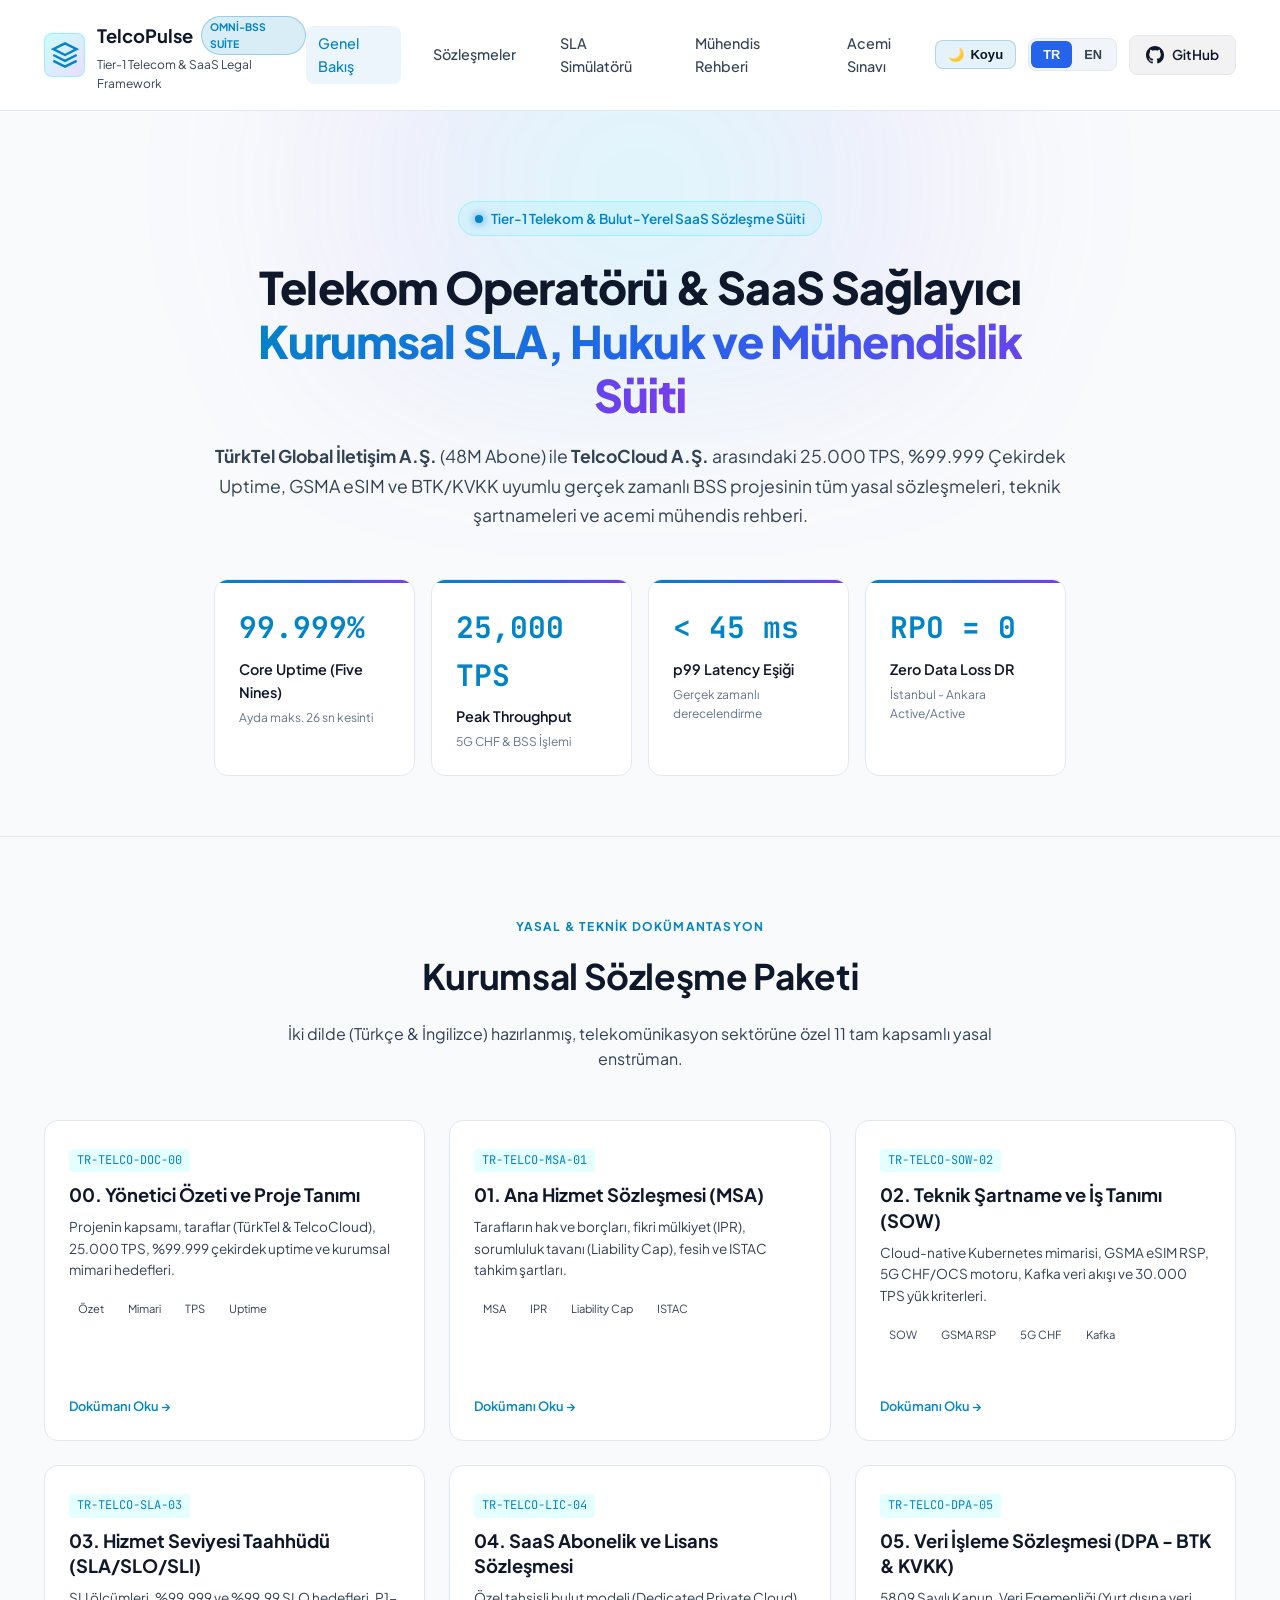
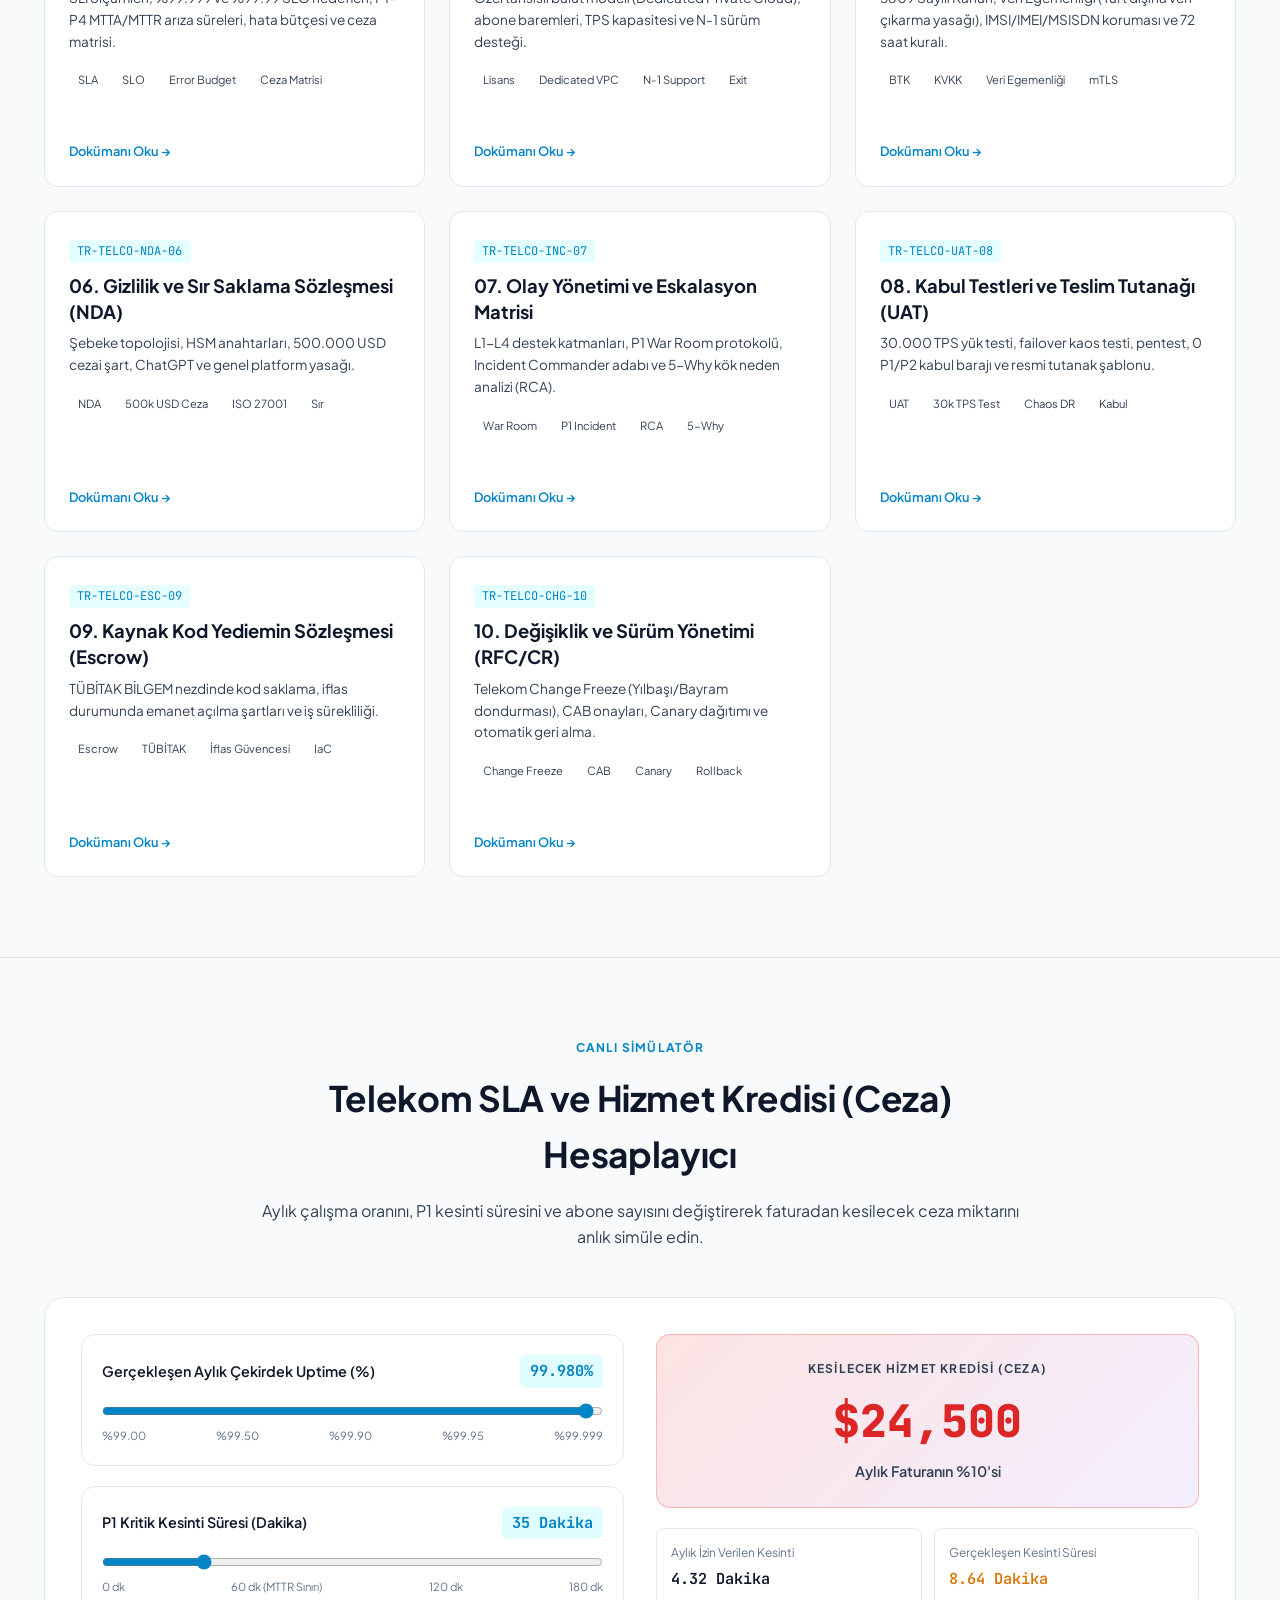
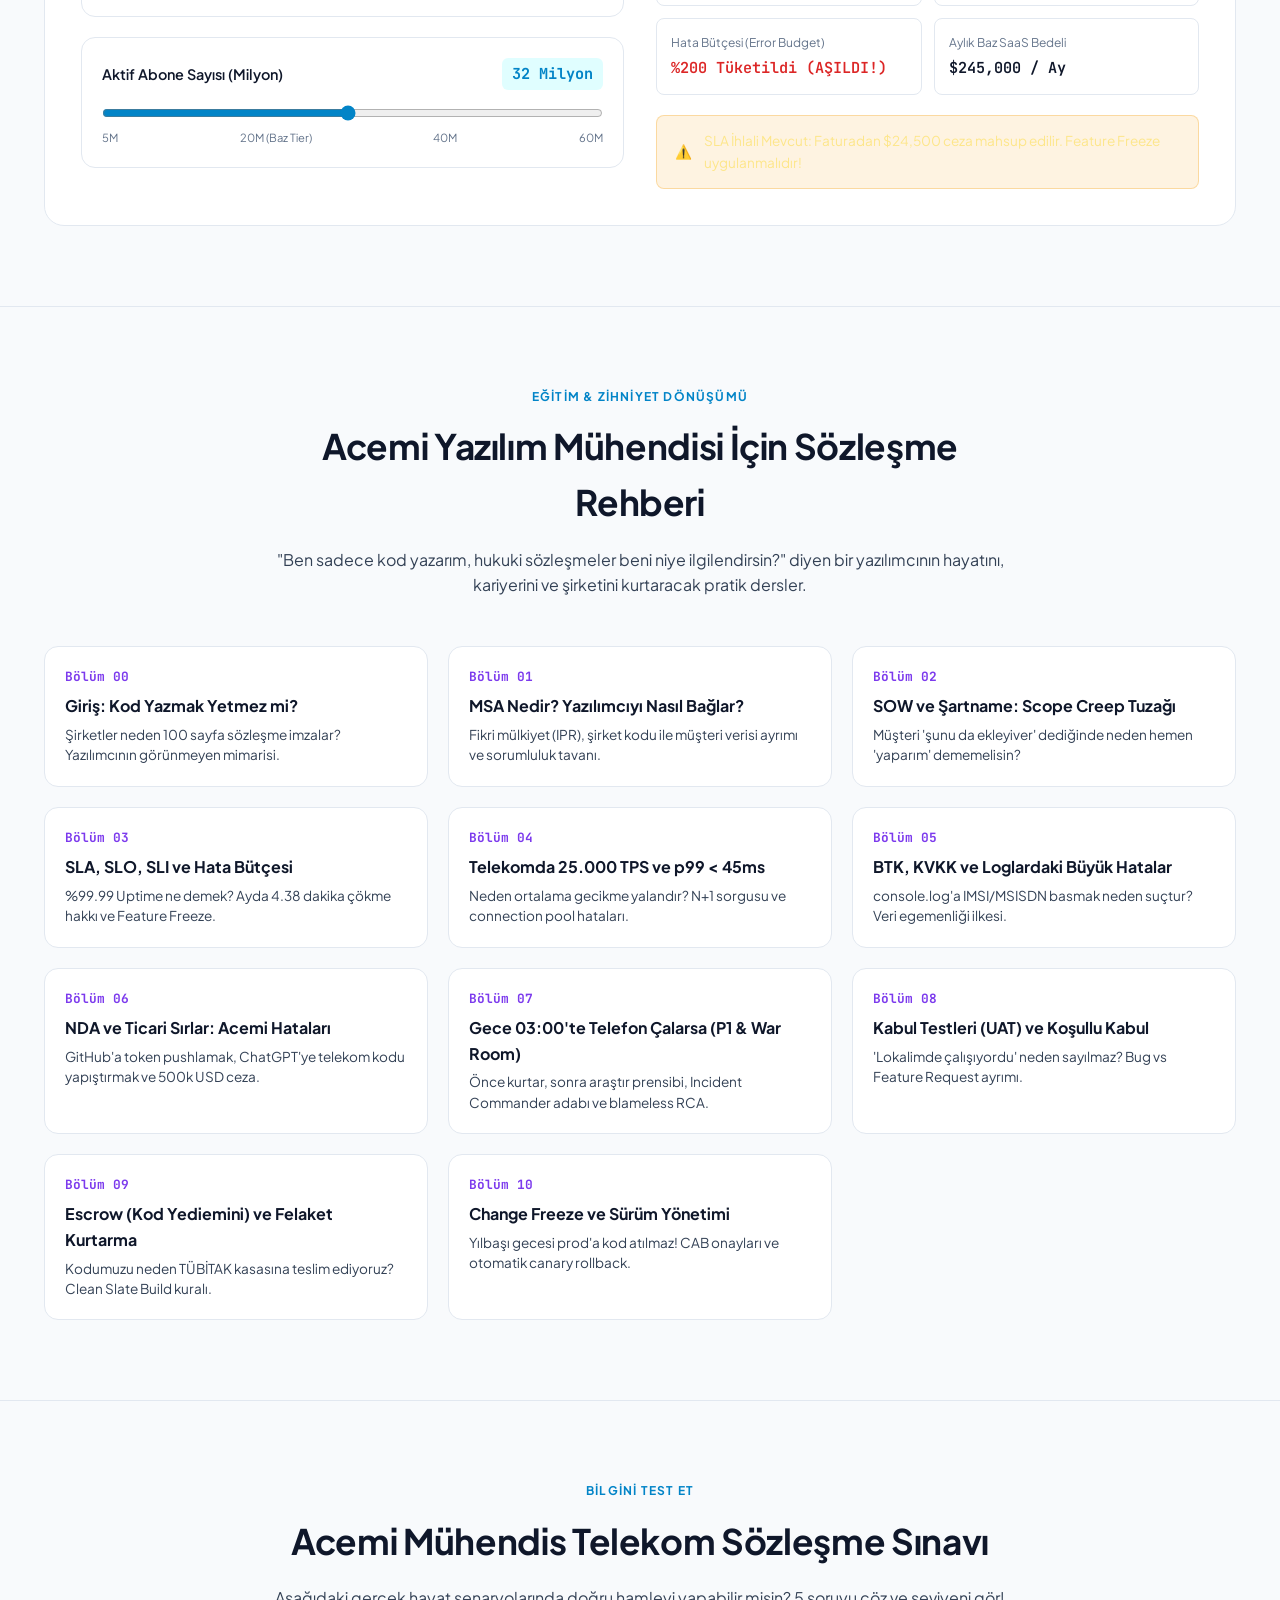
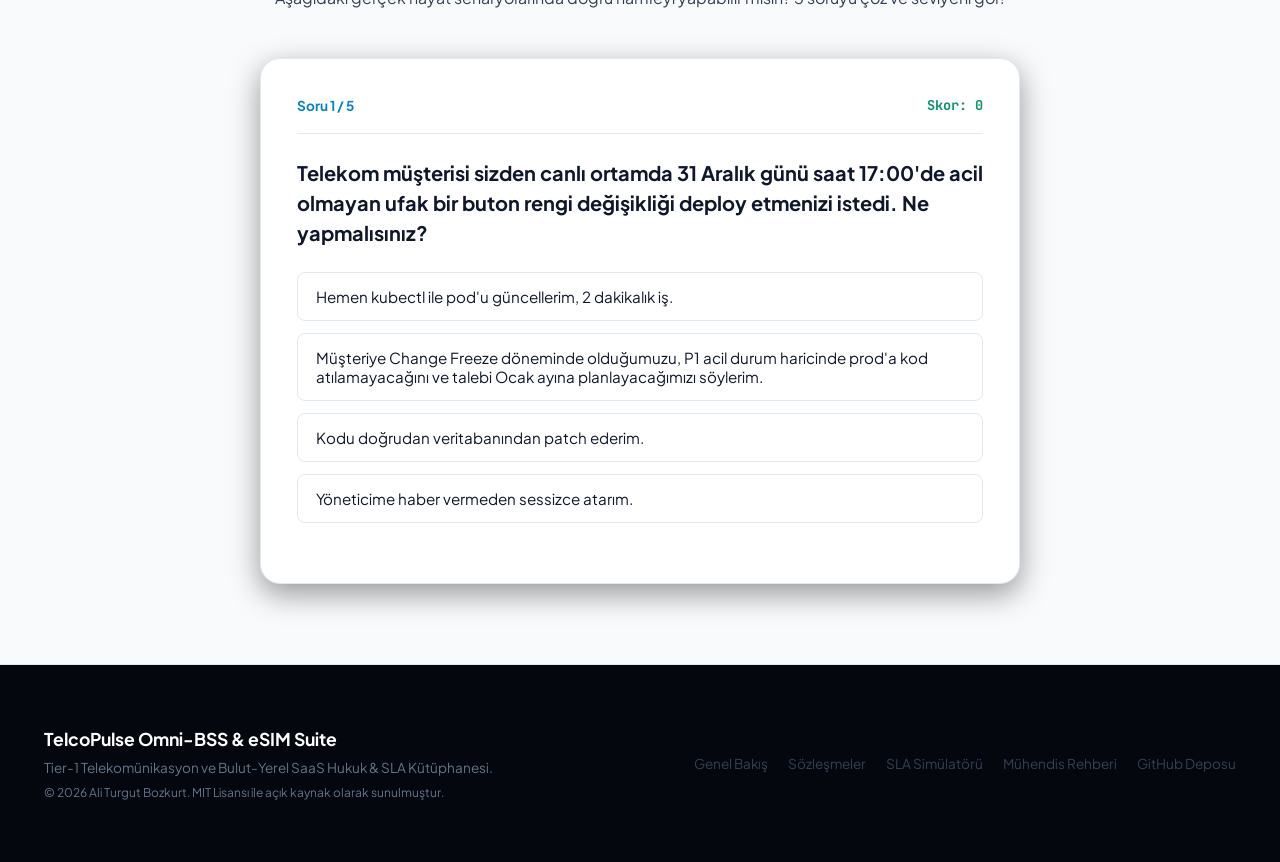
<file: index.html>
<!DOCTYPE html>
<html lang="tr">
<head>
  <meta charset="UTF-8">
  <meta http-equiv="refresh" content="0; url=web/index.html">
  <title>TelcoPulse Omni-BSS Suite | Redirecting...</title>
  <style>
    body {
      background: #070a12;
      color: #00f2fe;
      font-family: sans-serif;
      display: flex;
      height: 100vh;
      align-items: center;
      justify-content: center;
      text-align: center;
    }
    a { color: #fff; text-decoration: underline; }
  </style>
</head>
<body>
  <div>
    <h2>TelcoPulse Omni-BSS Suite</h2>
    <p>Web portalına yönlendiriliyorsunuz... <a href="web/index.html">Buraya tıklayın</a></p>
  </div>
</body>
</html>
</file>
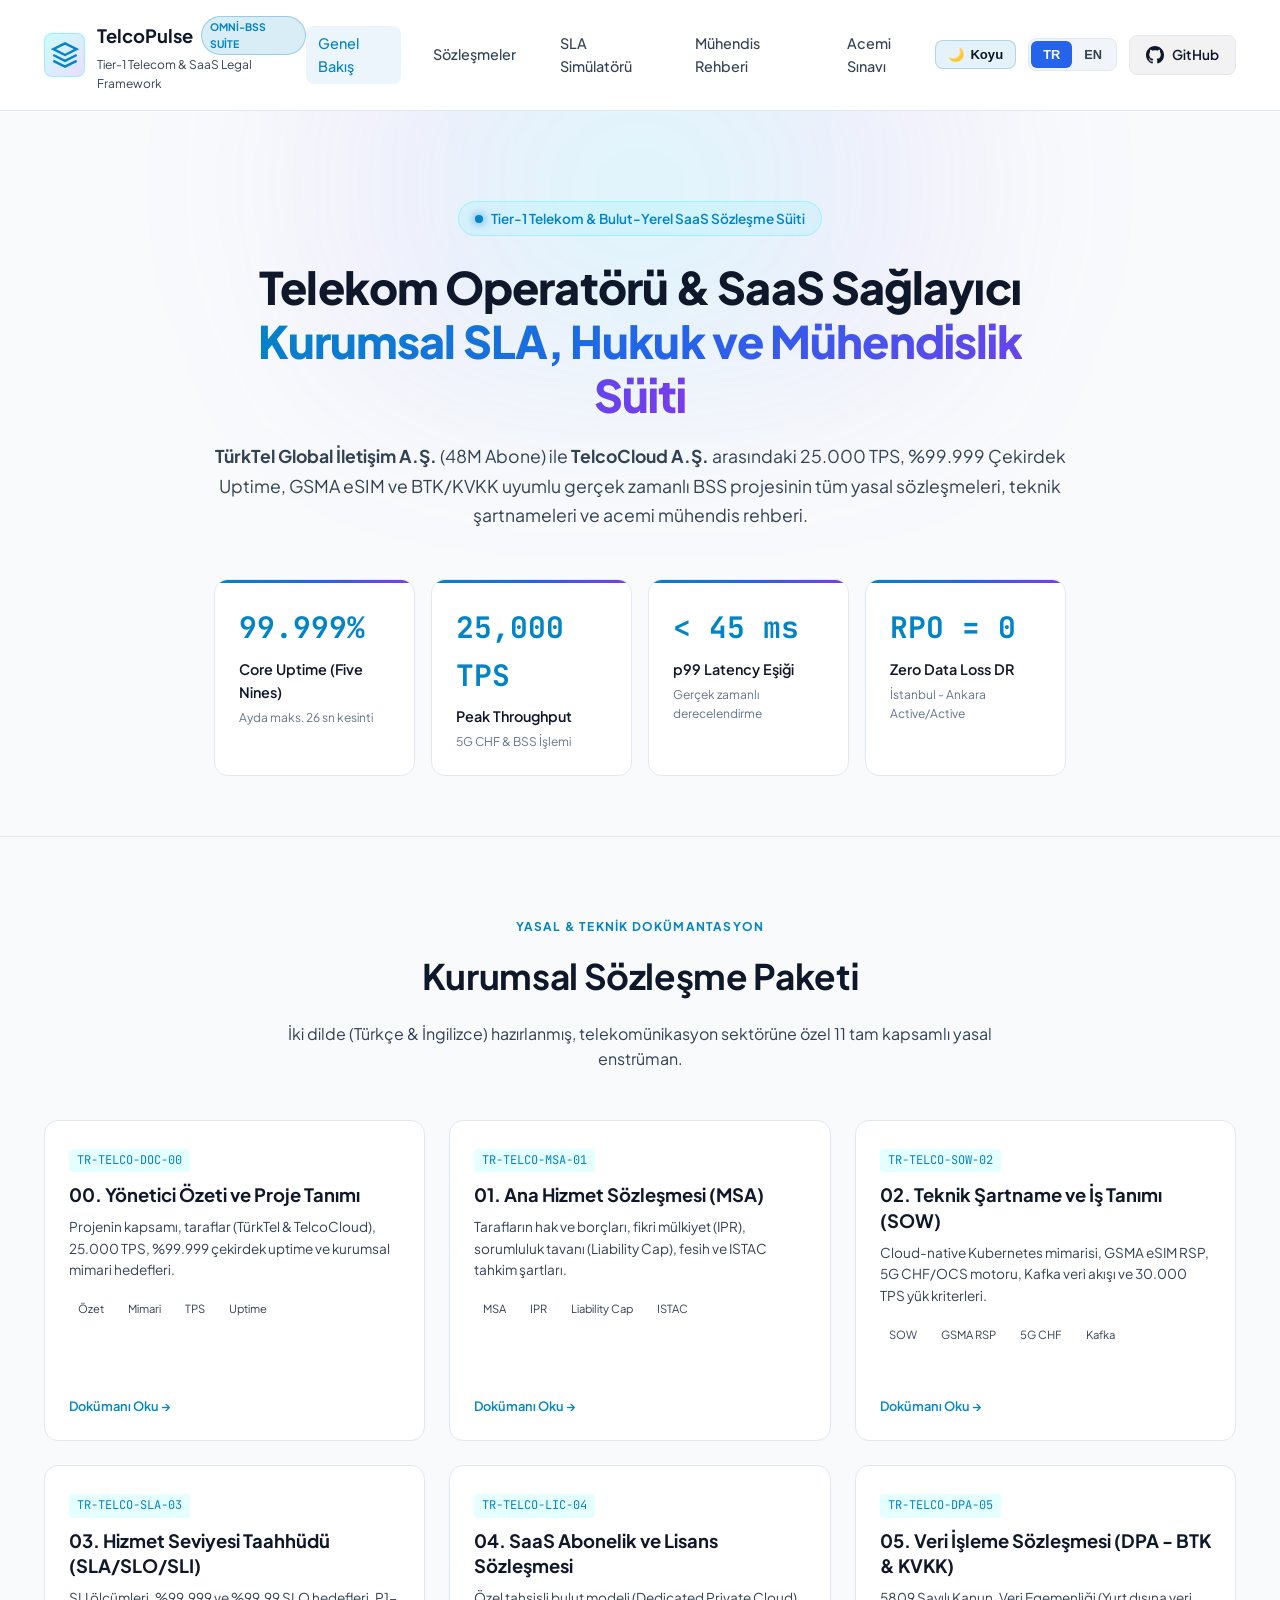
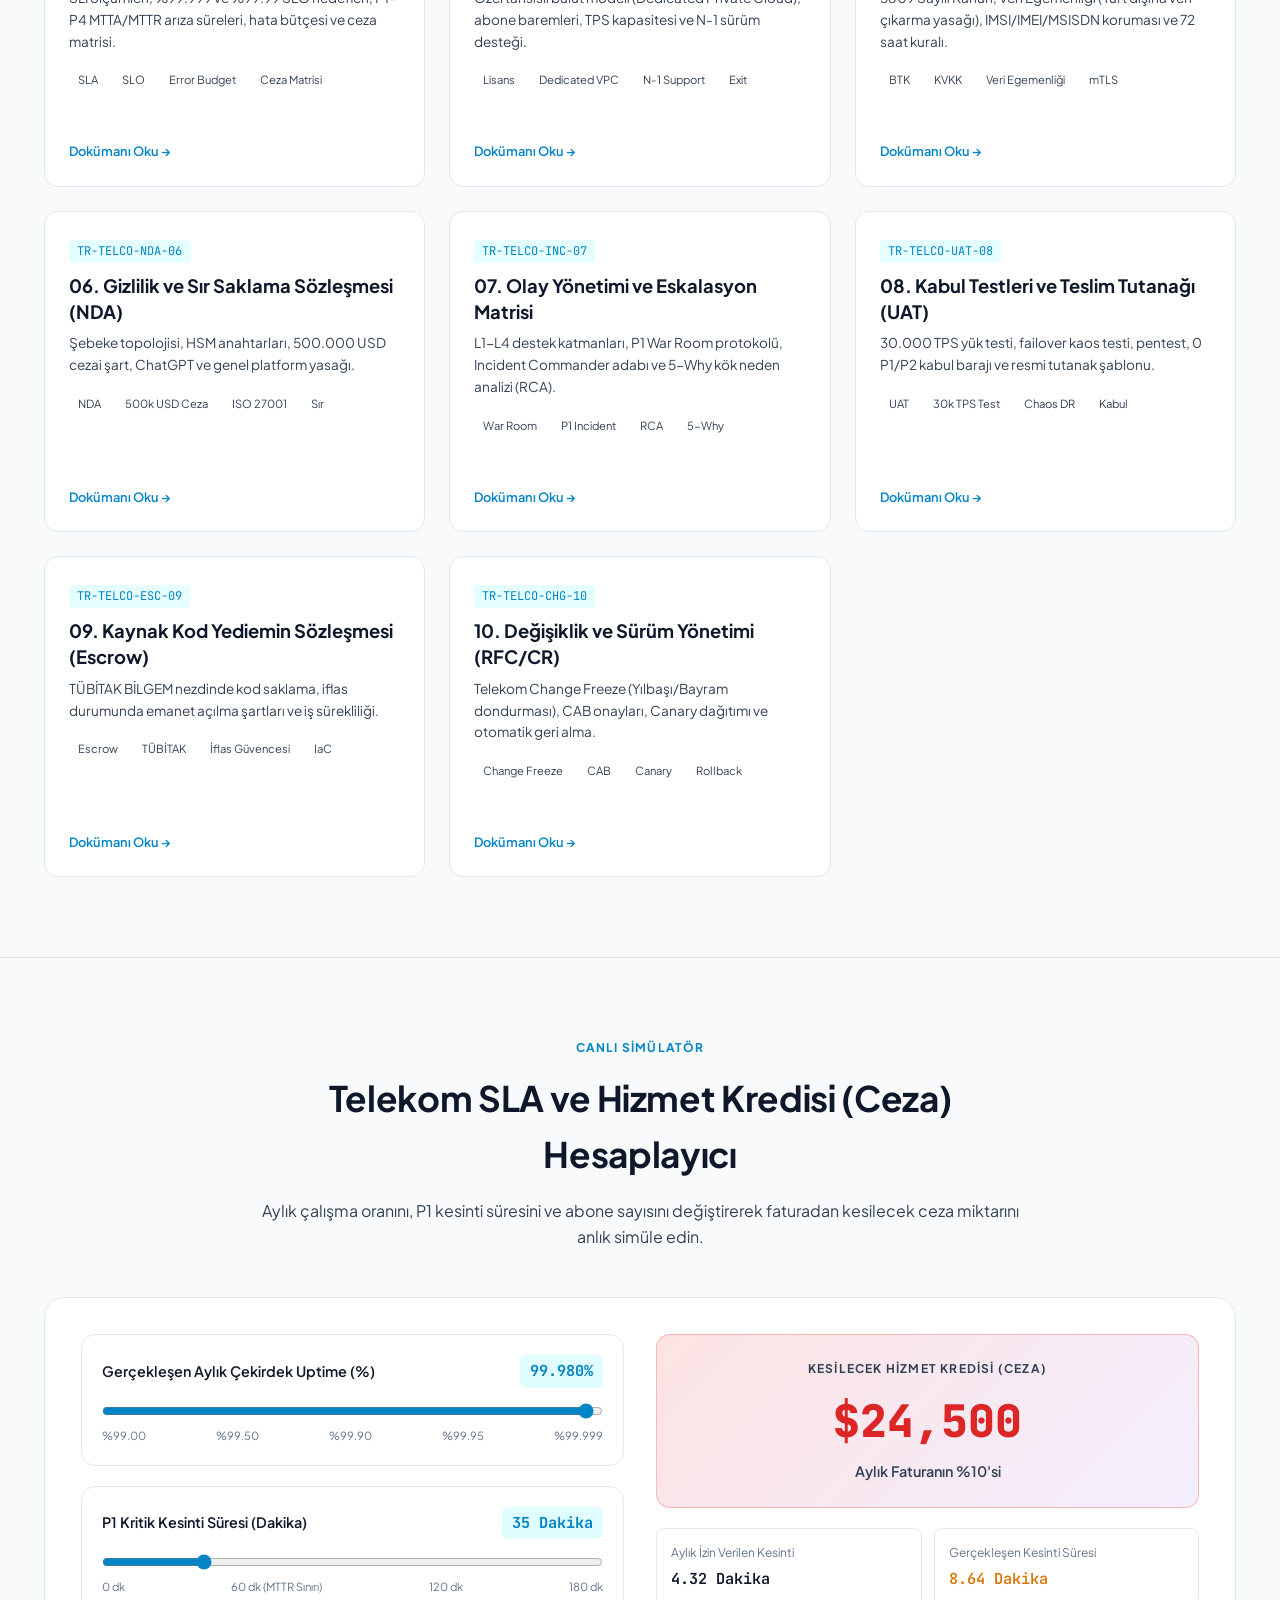
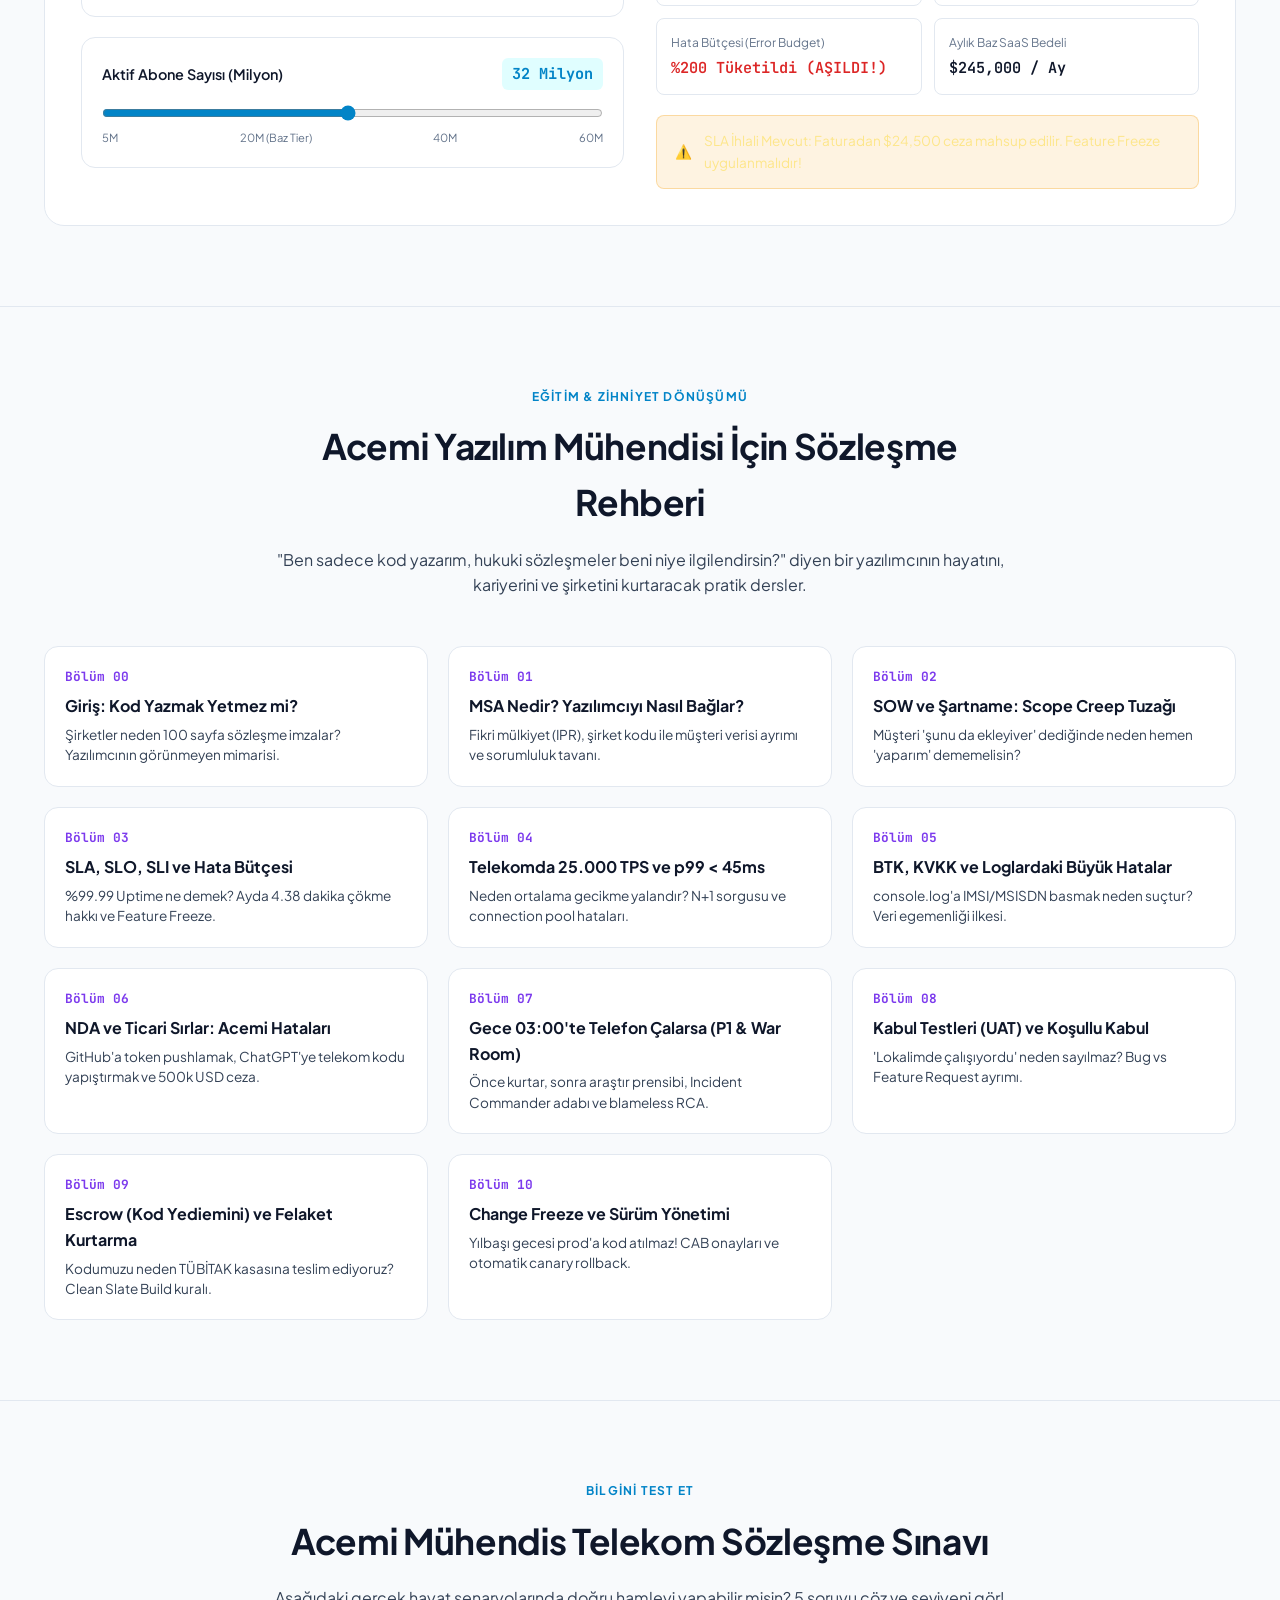
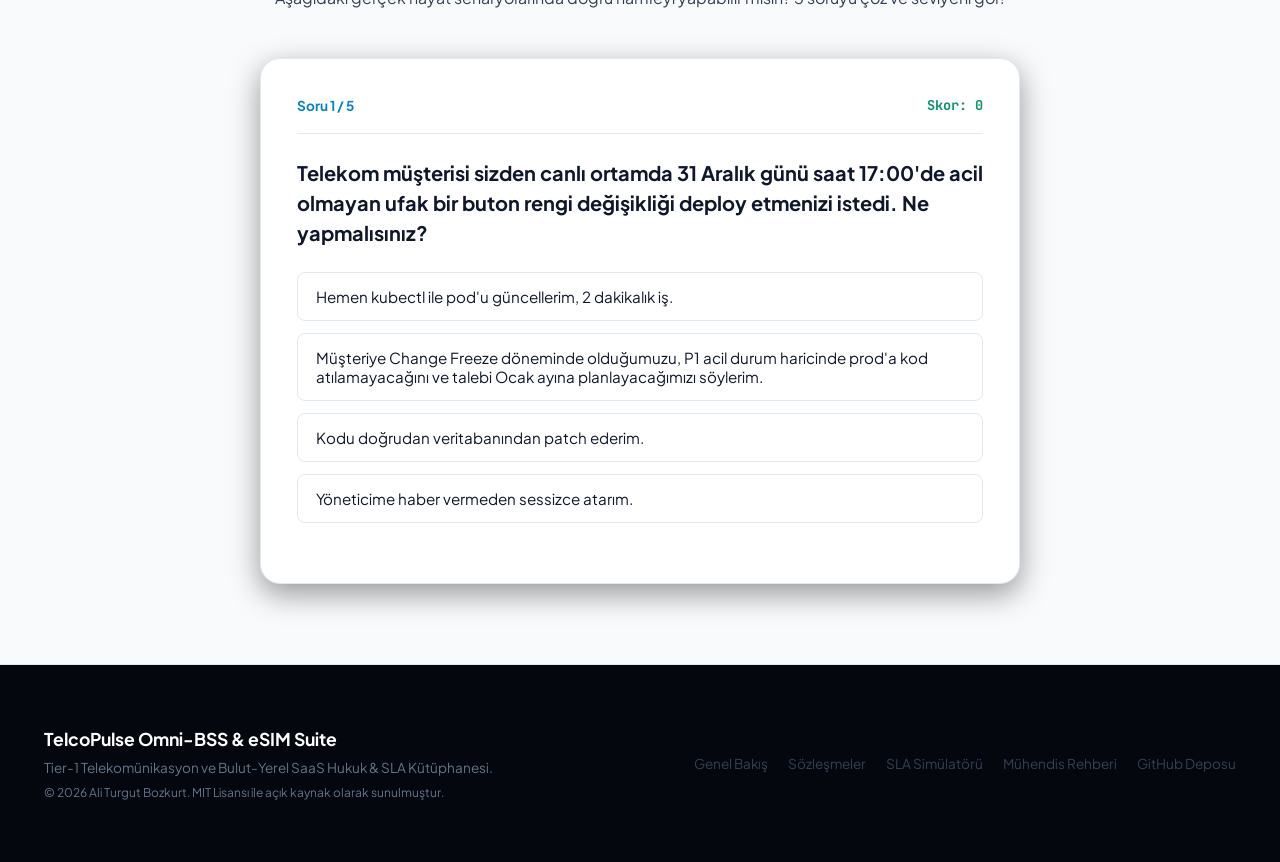
<file: web/index.html>
<!DOCTYPE html>
<html lang="tr">
<head>
  <meta charset="UTF-8">
  <meta name="viewport" content="width=device-width, initial-scale=1.0">
  <title>TelcoPulse Omni-BSS | Enterprise Telecom SLA, Legal & Contract Suite</title>
  <meta name="description" content="Tier-1 Telecom Operator & Software Provider Enterprise SaaS Contracts, SLA/SLO Framework, Regulatory Compliance and Junior Engineer Guide.">
  <link rel="preconnect" href="https://fonts.googleapis.com">
  <link rel="preconnect" href="https://fonts.gstatic.com" crossorigin>
  <link href="https://fonts.googleapis.com/css2?family=Plus+Jakarta+Sans:wght@300;400;500;600;700;800&family=JetBrains+Mono:wght@400;500;700&display=swap" rel="stylesheet">
  <link rel="stylesheet" href="styles.css">
</head>
<body>
  <!-- Top Navigation Bar -->
  <header class="navbar" id="topNavbar">
    <div class="nav-container">
      <div class="brand-group">
        <div class="brand-icon">
          <svg viewBox="0 0 24 24" width="28" height="28" fill="none" stroke="currentColor" stroke-width="2">
            <path d="M12 2L2 7l10 5 10-5-10-5zM2 17l10 5 10-5M2 12l10 5 10-5"/>
          </svg>
        </div>
        <div class="brand-text">
          <span class="brand-title">TelcoPulse <span class="badge-tag">Omni-BSS Suite</span></span>
          <span class="brand-subtitle">Tier-1 Telecom & SaaS Legal Framework</span>
        </div>
      </div>

      <nav class="nav-menu">
        <a href="#overview" class="nav-link active" data-nav="overview">Genel Bakış</a>
        <a href="#contracts" class="nav-link" data-nav="contracts">Sözleşmeler</a>
        <a href="#calculator" class="nav-link" data-nav="calculator">SLA Simülatörü</a>
        <a href="#guide" class="nav-link" data-nav="guide">Mühendis Rehberi</a>
        <a href="#quiz" class="nav-link" data-nav="quiz">Acemi Sınavı</a>
      </nav>

      <div class="nav-actions">
        <button id="themeToggleBtn" class="theme-btn" title="Temayı Değiştir (Açık/Koyu)">
          <span class="theme-icon">🌙</span> <span class="theme-text">Koyu</span>
        </button>

        <div class="lang-switch">
          <button id="btnLangTR" class="lang-btn active" title="Türkçe">TR</button>
          <button id="btnLangEN" class="lang-btn" title="English">EN</button>
        </div>
        <a href="https://github.com/aliturgutbozkurt/telecom-saas-contracts-sla" target="_blank" class="github-btn" id="githubRepoLink">
          <svg viewBox="0 0 24 24" width="18" height="18" fill="currentColor">
            <path d="M12 0C5.37 0 0 5.37 0 12c0 5.31 3.435 9.795 8.205 11.385.6.105.825-.255.825-.57 0-.285-.015-1.23-.015-2.235-3.015.555-3.795-.735-4.035-1.41-.135-.345-.72-1.41-1.23-1.695-.42-.225-1.02-.78-.015-.795.945-.015 1.62.87 1.845 1.23 1.08 1.815 2.805 1.305 3.495.99.105-.78.42-1.305.765-1.605-2.67-.3-5.46-1.335-5.46-5.925 0-1.305.465-2.385 1.23-3.225-.12-.3-.54-1.53.12-3.18 0 0 1.005-.315 3.3 1.23.96-.27 1.98-.405 3-.405s2.04.135 3 .405c2.295-1.56 3.3-1.23 3.3-1.23.66 1.65.24 2.88.12 3.18.765.84 1.23 1.905 1.23 3.225 0 4.605-2.805 5.625-5.475 5.925.435.375.81 1.095.81 2.22 0 1.605-.015 2.895-.015 3.3 0 .315.225.69.825.57A12.02 12.02 0 0024 12c0-6.63-5.37-12-12-12z"/>
          </svg>
          <span>GitHub</span>
        </a>
      </div>
    </div>
  </header>

  <!-- Hero Section -->
  <section class="hero-section" id="overview">
    <div class="hero-glow"></div>
    <div class="container hero-content">
      <div class="hero-badge">
        <span class="live-dot"></span>
        <span id="heroBadgeText">Tier-1 Telekom & Bulut-Yerel SaaS Sözleşme Süiti</span>
      </div>
      <h1 class="hero-title" id="heroTitle">
        Telekom Operatörü & SaaS Sağlayıcı<br>
        <span class="gradient-text">Kurumsal SLA, Hukuk ve Mühendislik Süiti</span>
      </h1>
      <p class="hero-desc" id="heroDesc">
        <strong>TürkTel Global İletişim A.Ş.</strong> (48M Abone) ile <strong>TelcoCloud A.Ş.</strong> arasındaki 
        25.000 TPS, %99.999 Çekirdek Uptime, GSMA eSIM ve BTK/KVKK uyumlu gerçek zamanlı BSS projesinin 
        tüm yasal sözleşmeleri, teknik şartnameleri ve acemi mühendis rehberi.
      </p>

      <div class="hero-stats-grid">
        <div class="stat-card">
          <div class="stat-value">99.999%</div>
          <div class="stat-label">Core Uptime (Five Nines)</div>
          <div class="stat-sub">Ayda maks. 26 sn kesinti</div>
        </div>
        <div class="stat-card">
          <div class="stat-value">25,000 TPS</div>
          <div class="stat-label">Peak Throughput</div>
          <div class="stat-sub">5G CHF & BSS İşlemi</div>
        </div>
        <div class="stat-card">
          <div class="stat-value">&lt; 45 ms</div>
          <div class="stat-label">p99 Latency Eşiği</div>
          <div class="stat-sub">Gerçek zamanlı derecelendirme</div>
        </div>
        <div class="stat-card">
          <div class="stat-value">RPO = 0</div>
          <div class="stat-label">Zero Data Loss DR</div>
          <div class="stat-sub">İstanbul - Ankara Active/Active</div>
        </div>
      </div>
    </div>
  </section>

  <!-- Interactive Contract Browser -->
  <section class="section contracts-section" id="contracts">
    <div class="container">
      <div class="section-header">
        <div class="section-tag">YASAL & TEKNİK DOKÜMANTASYON</div>
        <h2 class="section-title" id="contractsHeading">Kurumsal Sözleşme Paketi</h2>
        <p class="section-desc" id="contractsSub">
          İki dilde (Türkçe & İngilizce) hazırlanmış, telekomünikasyon sektörüne özel 11 tam kapsamlı yasal enstrüman.
        </p>
      </div>

      <div class="contract-grid" id="contractCardsContainer">
        <!-- Rendered dynamically by app.js -->
      </div>
    </div>
  </section>

  <!-- SLA & Penalty Simulator -->
  <section class="section calc-section" id="calculator">
    <div class="container">
      <div class="section-header">
        <div class="section-tag">CANLI SİMÜLATÖR</div>
        <h2 class="section-title">Telekom SLA ve Hizmet Kredisi (Ceza) Hesaplayıcı</h2>
        <p class="section-desc">
          Aylık çalışma oranını, P1 kesinti süresini ve abone sayısını değiştirerek faturadan kesilecek ceza miktarını anlık simüle edin.
        </p>
      </div>

      <div class="calc-wrapper">
        <div class="calc-controls">
          <div class="input-card">
            <div class="input-header">
              <label for="uptimeSlider">Gerçekleşen Aylık Çekirdek Uptime (%)</label>
              <span class="value-badge" id="uptimeVal">99.980%</span>
            </div>
            <input type="range" id="uptimeSlider" min="99.00" max="99.999" step="0.005" value="99.980">
            <div class="slider-marks">
              <span>%99.00</span>
              <span>%99.50</span>
              <span>%99.90</span>
              <span>%99.95</span>
              <span>%99.999</span>
            </div>
          </div>

          <div class="input-card">
            <div class="input-header">
              <label for="p1DurationSlider">P1 Kritik Kesinti Süresi (Dakika)</label>
              <span class="value-badge" id="p1Val">35 Dakika</span>
            </div>
            <input type="range" id="p1DurationSlider" min="0" max="180" step="5" value="35">
            <div class="slider-marks">
              <span>0 dk</span>
              <span>60 dk (MTTR Sınırı)</span>
              <span>120 dk</span>
              <span>180 dk</span>
            </div>
          </div>

          <div class="input-card">
            <div class="input-header">
              <label for="subscribersSlider">Aktif Abone Sayısı (Milyon)</label>
              <span class="value-badge" id="subsVal">32 Milyon</span>
            </div>
            <input type="range" id="subscribersSlider" min="5" max="60" step="1" value="32">
            <div class="slider-marks">
              <span>5M</span>
              <span>20M (Baz Tier)</span>
              <span>40M</span>
              <span>60M</span>
            </div>
          </div>
        </div>

        <div class="calc-results">
          <div class="result-box main-box">
            <div class="box-tag">KESİLECEK HİZMET KREDİSİ (CEZA)</div>
            <div class="box-amount" id="penaltyAmountDisplay">$18,500</div>
            <div class="box-percent" id="penaltyPercentDisplay">Aylık Faturanın %10'u</div>
          </div>

          <div class="result-metrics-grid">
            <div class="metric-item">
              <span class="m-label">Aylık İzin Verilen Kesinti</span>
              <span class="m-val" id="allowedDowntimeDisplay">4.38 Dakika</span>
            </div>
            <div class="metric-item">
              <span class="m-label">Gerçekleşen Kesinti Süresi</span>
              <span class="m-val alert-text" id="actualDowntimeDisplay">8.64 Dakika</span>
            </div>
            <div class="metric-item">
              <span class="m-label">Hata Bütçesi (Error Budget)</span>
              <span class="m-val" id="errorBudgetStatusDisplay">%197 Tüketildi (AŞILDI)</span>
            </div>
            <div class="metric-item">
              <span class="m-label">Aylık Baz SaaS Bedeli</span>
              <span class="m-val" id="baseFeeDisplay">$245,000 / Ay</span>
            </div>
          </div>

          <div class="compliance-badge-banner" id="complianceBanner">
            <span class="status-icon">⚠️</span>
            <span id="complianceText">SLA İhlali Mevcut: Faturaya %10 ceza kesintisi uygulanır. Yeni özellik dağıtımları durdurulmalıdır.</span>
          </div>
        </div>
      </div>
    </div>
  </section>

  <!-- Junior Engineer Guide Showcase -->
  <section class="section guide-section" id="guide">
    <div class="container">
      <div class="section-header">
        <div class="section-tag">EĞİTİM & ZİHNİYET DÖNÜŞÜMÜ</div>
        <h2 class="section-title">Acemi Yazılım Mühendisi İçin Sözleşme Rehberi</h2>
        <p class="section-desc">
          "Ben sadece kod yazarım, hukuki sözleşmeler beni niye ilgilendirsin?" diyen bir yazılımcının hayatını, kariyerini ve şirketini kurtaracak pratik dersler.
        </p>
      </div>

      <div class="guide-grid" id="guideChaptersContainer">
        <!-- Rendered dynamically -->
      </div>
    </div>
  </section>

  <!-- Junior Engineer Interactive Quiz -->
  <section class="section quiz-section" id="quiz">
    <div class="container">
      <div class="section-header">
        <div class="section-tag">BİLGİNİ TEST ET</div>
        <h2 class="section-title">Acemi Mühendis Telekom Sözleşme Sınavı</h2>
        <p class="section-desc">
          Aşağıdaki gerçek hayat senaryolarında doğru hamleyi yapabilir misin? 5 soruyu çöz ve seviyeni gör!
        </p>
      </div>

      <div class="quiz-card" id="quizContainer">
        <div class="quiz-header">
          <span class="quiz-step" id="quizProgress">Soru 1 / 5</span>
          <span class="quiz-score" id="quizScore">Skor: 0</span>
        </div>
        <div class="quiz-body">
          <h3 class="quiz-question" id="quizQuestionText">Soru yükleniyor...</h3>
          <div class="quiz-options" id="quizOptionsContainer">
            <!-- Options rendered here -->
          </div>
          <div class="quiz-explanation" id="quizExplanation" style="display: none;"></div>
        </div>
        <div class="quiz-footer">
          <button class="btn btn-primary" id="btnNextQuestion" style="display: none;">Sonraki Soru &rarr;</button>
        </div>
      </div>
    </div>
  </section>

  <!-- Document Reader Modal -->
  <div class="modal-backdrop" id="docModal">
    <div class="modal-box">
      <div class="modal-header">
        <div class="modal-title-group">
          <span class="modal-code" id="modalDocCode">TR-TELCO-DOC-01</span>
          <h3 class="modal-title" id="modalDocTitle">Doküman Başlığı</h3>
        </div>
        <button class="modal-close" id="btnModalClose">&times;</button>
      </div>
      <div class="modal-body" id="modalDocContent">
        <!-- Rendered document markdown/html -->
      </div>
      <div class="modal-footer">
        <button class="btn btn-secondary" id="btnModalClose2">Kapat</button>
        <button class="btn btn-primary" id="btnCopyDocLink">Bağlantıyı Kopyala</button>
      </div>
    </div>
  </div>

  <!-- Footer -->
  <footer class="footer">
    <div class="container footer-content">
      <div class="footer-brand">
        <strong>TelcoPulse Omni-BSS & eSIM Suite</strong>
        <p>Tier-1 Telekomünikasyon ve Bulut-Yerel SaaS Hukuk & SLA Kütüphanesi.</p>
        <p class="copyright">&copy; 2026 Ali Turgut Bozkurt. MIT Lisansı ile açık kaynak olarak sunulmuştur.</p>
      </div>
      <div class="footer-links">
        <a href="#overview">Genel Bakış</a>
        <a href="#contracts">Sözleşmeler</a>
        <a href="#calculator">SLA Simülatörü</a>
        <a href="#guide">Mühendis Rehberi</a>
        <a href="https://github.com/aliturgutbozkurt/telecom-saas-contracts-sla" target="_blank">GitHub Deposu</a>
      </div>
    </div>
  </footer>

  <script src="app.js"></script>
</body>
</html>
</file>
<file: web/styles.css>
:root {
  --bg-primary: #f8fafc;
  --bg-secondary: #ffffff;
  --bg-card: #ffffff;
  --bg-card-hover: #f1f5f9;
  --border-color: #e2e8f0;
  --border-focus: rgba(2, 132, 199, 0.4);
  
  --text-primary: #0f172a;
  --text-secondary: #334155;
  --text-muted: #64748b;
  
  --accent-cyan: #0284c7;
  --accent-blue: #2563eb;
  --accent-purple: #7c3aed;
  --accent-green: #059669;
  --accent-orange: #d97706;
  --accent-red: #dc2626;
  
  --gradient-brand: linear-gradient(135deg, #0284c7 0%, #2563eb 50%, #7c3aed 100%);
  --gradient-card: linear-gradient(180deg, #ffffff 0%, #f8fafc 100%);
  --shadow-glow: 0 0 35px rgba(2, 132, 199, 0.12);
  
  --font-main: 'Plus Jakarta Sans', -apple-system, BlinkMacSystemFont, sans-serif;
  --font-mono: 'JetBrains Mono', monospace;
  --radius-sm: 8px;
  --radius-md: 14px;
  --radius-lg: 20px;
}

body.dark-theme {
  --bg-primary: #070a12;
  --bg-secondary: #0d1322;
  --bg-card: rgba(17, 24, 39, 0.7);
  --bg-card-hover: rgba(26, 36, 56, 0.85);
  --border-color: rgba(255, 255, 255, 0.08);
  --border-focus: rgba(0, 242, 254, 0.4);
  
  --text-primary: #f8fafc;
  --text-secondary: #94a3b8;
  --text-muted: #64748b;
  
  --accent-cyan: #00f2fe;
  --accent-blue: #4facfe;
  --accent-purple: #8b5cf6;
  --accent-green: #10b981;
  --accent-orange: #f59e0b;
  --accent-red: #ef4444;
  
  --gradient-brand: linear-gradient(135deg, #00f2fe 0%, #4facfe 50%, #8b5cf6 100%);
  --gradient-card: linear-gradient(180deg, rgba(255, 255, 255, 0.04) 0%, rgba(255, 255, 255, 0) 100%);
  --shadow-glow: 0 0 35px rgba(0, 242, 254, 0.15);
}

* {
  margin: 0;
  padding: 0;
  box-sizing: border-box;
}

html {
  scroll-behavior: smooth;
}

body {
  font-family: var(--font-main);
  background-color: var(--bg-primary);
  color: var(--text-primary);
  line-height: 1.6;
  overflow-x: hidden;
}

.container {
  max-width: 1240px;
  margin: 0 auto;
  padding: 0 24px;
}

/* Navbar */
.navbar {
  position: sticky;
  top: 0;
  z-index: 100;
  background: rgba(255, 255, 255, 0.92);
  backdrop-filter: blur(16px);
  border-bottom: 1px solid var(--border-color);
}

body.dark-theme .navbar {
  background: rgba(7, 10, 18, 0.8);
}

.nav-container {
  max-width: 1240px;
  margin: 0 auto;
  padding: 16px 24px;
  display: flex;
  align-items: center;
  justify-content: space-between;
}

.brand-group {
  display: flex;
  align-items: center;
  gap: 12px;
}

.brand-icon {
  width: 44px;
  height: 44px;
  border-radius: var(--radius-sm);
  background: linear-gradient(135deg, rgba(0, 242, 254, 0.2), rgba(139, 92, 246, 0.2));
  border: 1px solid rgba(0, 242, 254, 0.3);
  display: flex;
  align-items: center;
  justify-content: center;
  color: var(--accent-cyan);
}

.brand-text {
  display: flex;
  flex-direction: column;
}

.brand-title {
  font-size: 1.15rem;
  font-weight: 700;
  color: var(--text-primary);
  display: flex;
  align-items: center;
  gap: 8px;
}

body.dark-theme .brand-title {
  color: #fff;
}

.badge-tag {
  font-size: 0.65rem;
  font-weight: 700;
  text-transform: uppercase;
  background: rgba(2, 132, 199, 0.15);
  color: var(--accent-cyan);
  padding: 2px 8px;
  border-radius: 99px;
  border: 1px solid rgba(2, 132, 199, 0.3);
}

body.dark-theme .badge-tag {
  background: rgba(0, 242, 254, 0.15);
  border-color: rgba(0, 242, 254, 0.3);
}

.brand-subtitle {
  font-size: 0.75rem;
  color: var(--text-secondary);
}

.nav-menu {
  display: flex;
  align-items: center;
  gap: 20px;
}

.nav-link {
  color: var(--text-secondary);
  text-decoration: none;
  font-size: 0.9rem;
  font-weight: 500;
  transition: all 0.2s ease;
  padding: 6px 12px;
  border-radius: var(--radius-sm);
}

.nav-link:hover, .nav-link.active {
  color: var(--accent-cyan);
  background: rgba(2, 132, 199, 0.08);
}

.nav-actions {
  display: flex;
  align-items: center;
  gap: 12px;
}

.theme-btn {
  background: rgba(2, 132, 199, 0.1);
  border: 1px solid rgba(2, 132, 199, 0.25);
  color: var(--text-primary);
  padding: 6px 12px;
  border-radius: var(--radius-sm);
  font-size: 0.82rem;
  font-weight: 700;
  cursor: pointer;
  display: flex;
  align-items: center;
  gap: 6px;
  transition: all 0.2s ease;
}

.theme-btn:hover {
  background: var(--accent-blue);
  color: #ffffff;
}

.lang-switch {
  display: flex;
  background: #f1f5f9;
  border-radius: var(--radius-sm);
  padding: 2px;
  border: 1px solid var(--border-color);
}

body.dark-theme .lang-switch {
  background: rgba(255, 255, 255, 0.05);
}

.lang-btn {
  background: transparent;
  border: none;
  color: var(--text-secondary);
  font-size: 0.8rem;
  font-weight: 700;
  padding: 6px 12px;
  border-radius: 6px;
  cursor: pointer;
  transition: all 0.2s ease;
}

.lang-btn.active {
  background: var(--accent-blue);
  color: #fff;
}

.github-btn {
  display: flex;
  align-items: center;
  gap: 8px;
  background: rgba(0, 0, 0, 0.05);
  color: var(--text-primary);
  text-decoration: none;
  font-size: 0.85rem;
  font-weight: 600;
  padding: 8px 16px;
  border-radius: var(--radius-sm);
  border: 1px solid var(--border-color);
  transition: all 0.2s ease;
}

body.dark-theme .github-btn {
  background: rgba(255, 255, 255, 0.06);
}

.github-btn:hover {
  background: rgba(0, 0, 0, 0.08);
}

body.dark-theme .github-btn:hover {
  background: rgba(255, 255, 255, 0.12);
  border-color: rgba(255, 255, 255, 0.2);
}

/* Hero Section */
.hero-section {
  position: relative;
  padding: 90px 0 60px;
  overflow: hidden;
  border-bottom: 1px solid var(--border-color);
}

.hero-glow {
  position: absolute;
  top: -150px;
  left: 50%;
  transform: translateX(-50%);
  width: 900px;
  height: 450px;
  background: radial-gradient(circle, rgba(0, 242, 254, 0.12) 0%, rgba(139, 92, 246, 0.08) 50%, transparent 80%);
  filter: blur(80px);
  pointer-events: none;
}

.hero-content {
  position: relative;
  text-align: center;
  max-width: 900px;
}

.hero-badge {
  display: inline-flex;
  align-items: center;
  gap: 8px;
  background: rgba(0, 242, 254, 0.08);
  border: 1px solid rgba(0, 242, 254, 0.25);
  padding: 6px 16px;
  border-radius: 99px;
  font-size: 0.85rem;
  color: var(--accent-cyan);
  font-weight: 600;
  margin-bottom: 24px;
}

.live-dot {
  width: 8px;
  height: 8px;
  border-radius: 50%;
  background: var(--accent-cyan);
  box-shadow: 0 0 10px var(--accent-cyan);
  animation: pulse 2s infinite;
}

@keyframes pulse {
  0% { transform: scale(0.95); opacity: 0.8; }
  50% { transform: scale(1.3); opacity: 1; }
  100% { transform: scale(0.95); opacity: 0.8; }
}

.hero-title {
  font-size: 2.8rem;
  font-weight: 800;
  line-height: 1.2;
  letter-spacing: -0.02em;
  margin-bottom: 20px;
}

.gradient-text {
  background: var(--gradient-brand);
  -webkit-background-clip: text;
  -webkit-text-fill-color: transparent;
}

.hero-desc {
  font-size: 1.1rem;
  color: var(--text-secondary);
  line-height: 1.7;
  margin-bottom: 48px;
}

.hero-stats-grid {
  display: grid;
  grid-template-columns: repeat(auto-fit, minmax(200px, 1fr));
  gap: 16px;
  text-align: left;
}

.stat-card {
  background: var(--bg-card);
  border: 1px solid var(--border-color);
  padding: 24px;
  border-radius: var(--radius-md);
  backdrop-filter: blur(12px);
  position: relative;
  overflow: hidden;
}

.stat-card::before {
  content: '';
  position: absolute;
  top: 0;
  left: 0;
  width: 100%;
  height: 3px;
  background: var(--gradient-brand);
}

.stat-value {
  font-family: var(--font-mono);
  font-size: 1.85rem;
  font-weight: 700;
  color: var(--accent-cyan);
  margin-bottom: 6px;
}

.stat-label {
  font-size: 0.9rem;
  font-weight: 600;
  color: var(--text-primary);
  margin-bottom: 4px;
}

.stat-sub {
  font-size: 0.75rem;
  color: var(--text-muted);
}

/* Sections */
.section {
  padding: 80px 0;
  border-bottom: 1px solid var(--border-color);
}

.section-header {
  text-align: center;
  max-width: 760px;
  margin: 0 auto 48px;
}

.section-tag {
  font-size: 0.75rem;
  font-weight: 700;
  letter-spacing: 0.1em;
  color: var(--accent-cyan);
  text-transform: uppercase;
  margin-bottom: 12px;
}

.section-title {
  font-size: 2.2rem;
  font-weight: 700;
  letter-spacing: -0.01em;
  margin-bottom: 16px;
}

.section-desc {
  font-size: 1rem;
  color: var(--text-secondary);
  line-height: 1.6;
}

/* Contract Cards Grid */
.contract-grid {
  display: grid;
  grid-template-columns: repeat(auto-fill, minmax(360px, 1fr));
  gap: 24px;
}

.contract-card {
  background: var(--bg-card);
  border: 1px solid var(--border-color);
  border-radius: var(--radius-md);
  padding: 24px;
  display: flex;
  flex-direction: column;
  justify-content: space-between;
  transition: all 0.25s ease;
  cursor: pointer;
  position: relative;
}

.contract-card:hover {
  background: var(--bg-card-hover);
  border-color: var(--border-focus);
  transform: translateY(-4px);
  box-shadow: var(--shadow-glow);
}

.card-top {
  margin-bottom: 16px;
}

.card-code {
  font-family: var(--font-mono);
  font-size: 0.75rem;
  color: var(--accent-cyan);
  background: rgba(0, 242, 254, 0.1);
  padding: 2px 8px;
  border-radius: 4px;
  display: inline-block;
  margin-bottom: 10px;
}

.card-title {
  font-size: 1.15rem;
  font-weight: 700;
  color: var(--text-primary);
  margin-bottom: 8px;
  line-height: 1.4;
}

.card-desc {
  font-size: 0.85rem;
  color: var(--text-secondary);
  line-height: 1.6;
}

.card-tags {
  display: flex;
  flex-wrap: wrap;
  gap: 6px;
  margin: 16px 0;
}

.tag-pill {
  font-size: 0.7rem;
  background: rgba(255, 255, 255, 0.05);
  color: var(--text-secondary);
  padding: 2px 8px;
  border-radius: 4px;
  border: 1px solid rgba(255, 255, 255, 0.05);
}

.card-footer {
  display: flex;
  align-items: center;
  justify-content: space-between;
  padding-top: 16px;
  border-top: 1px solid rgba(255, 255, 255, 0.05);
}

.view-btn {
  font-size: 0.8rem;
  font-weight: 600;
  color: var(--accent-cyan);
  display: flex;
  align-items: center;
  gap: 6px;
}

/* Calculator Section */
.calc-wrapper {
  display: grid;
  grid-template-columns: 1fr 1fr;
  gap: 32px;
  background: var(--bg-card);
  border: 1px solid var(--border-color);
  border-radius: var(--radius-lg);
  padding: 36px;
  backdrop-filter: blur(16px);
}

.input-card {
  background: rgba(255, 255, 255, 0.03);
  border: 1px solid var(--border-color);
  border-radius: var(--radius-md);
  padding: 20px;
  margin-bottom: 20px;
}

.input-header {
  display: flex;
  justify-content: space-between;
  align-items: center;
  margin-bottom: 12px;
}

.input-header label {
  font-size: 0.9rem;
  font-weight: 600;
  color: var(--text-primary);
}

.value-badge {
  font-family: var(--font-mono);
  font-size: 0.95rem;
  font-weight: 700;
  color: var(--accent-cyan);
  background: rgba(0, 242, 254, 0.12);
  padding: 4px 10px;
  border-radius: 6px;
}

input[type="range"] {
  width: 100%;
  accent-color: var(--accent-cyan);
  margin-bottom: 8px;
}

.slider-marks {
  display: flex;
  justify-content: space-between;
  font-size: 0.7rem;
  color: var(--text-muted);
}

.calc-results {
  display: flex;
  flex-direction: column;
  justify-content: space-between;
  gap: 20px;
}

.result-box.main-box {
  background: linear-gradient(135deg, rgba(239, 68, 68, 0.15) 0%, rgba(139, 92, 246, 0.1) 100%);
  border: 1px solid rgba(239, 68, 68, 0.3);
  border-radius: var(--radius-md);
  padding: 24px;
  text-align: center;
}

.result-box.main-box.compliant {
  background: linear-gradient(135deg, rgba(16, 185, 129, 0.15) 0%, rgba(0, 242, 254, 0.1) 100%);
  border-color: rgba(16, 185, 129, 0.3);
}

.box-tag {
  font-size: 0.75rem;
  font-weight: 700;
  letter-spacing: 0.1em;
  color: var(--text-secondary);
  margin-bottom: 6px;
}

.box-amount {
  font-family: var(--font-mono);
  font-size: 2.8rem;
  font-weight: 800;
  color: var(--accent-red);
  margin-bottom: 4px;
}

.result-box.main-box.compliant .box-amount {
  color: var(--accent-green);
}

.box-percent {
  font-size: 0.9rem;
  font-weight: 600;
  color: var(--text-secondary);
}

.result-metrics-grid {
  display: grid;
  grid-template-columns: 1fr 1fr;
  gap: 12px;
}

.metric-item {
  background: rgba(255, 255, 255, 0.02);
  border: 1px solid var(--border-color);
  padding: 14px;
  border-radius: var(--radius-sm);
  display: flex;
  flex-direction: column;
}

.m-label {
  font-size: 0.75rem;
  color: var(--text-muted);
  margin-bottom: 4px;
}

.m-val {
  font-family: var(--font-mono);
  font-size: 0.95rem;
  font-weight: 600;
  color: var(--text-primary);
}

.m-val.alert-text {
  color: var(--accent-orange);
}

.compliance-badge-banner {
  display: flex;
  align-items: center;
  gap: 12px;
  padding: 14px 18px;
  border-radius: var(--radius-sm);
  font-size: 0.85rem;
  background: rgba(245, 158, 11, 0.12);
  border: 1px solid rgba(245, 158, 11, 0.3);
  color: #fde68a;
}

.compliance-badge-banner.success {
  background: rgba(16, 185, 129, 0.12);
  border-color: rgba(16, 185, 129, 0.3);
  color: #a7f3d0;
}

/* Guide Grid */
.guide-grid {
  display: grid;
  grid-template-columns: repeat(auto-fill, minmax(350px, 1fr));
  gap: 20px;
}

.guide-card {
  background: var(--bg-card);
  border: 1px solid var(--border-color);
  border-radius: var(--radius-md);
  padding: 20px;
  cursor: pointer;
  transition: all 0.2s ease;
}

.guide-card:hover {
  background: var(--bg-card-hover);
  border-color: var(--accent-purple);
  transform: translateY(-3px);
}

.guide-num {
  font-family: var(--font-mono);
  font-size: 0.8rem;
  font-weight: 700;
  color: var(--accent-purple);
  margin-bottom: 6px;
}

.guide-title {
  font-size: 1rem;
  font-weight: 700;
  margin-bottom: 6px;
  color: var(--text-primary);
}

.guide-summary {
  font-size: 0.85rem;
  color: var(--text-secondary);
  line-height: 1.5;
}

/* Quiz Section */
.quiz-card {
  max-width: 760px;
  margin: 0 auto;
  background: var(--bg-card);
  border: 1px solid var(--border-color);
  border-radius: var(--radius-lg);
  padding: 36px;
  box-shadow: 0 10px 30px rgba(0,0,0,0.4);
}

.quiz-header {
  display: flex;
  justify-content: space-between;
  align-items: center;
  margin-bottom: 24px;
  padding-bottom: 16px;
  border-bottom: 1px solid var(--border-color);
}

.quiz-step {
  font-size: 0.85rem;
  font-weight: 700;
  color: var(--accent-cyan);
}

.quiz-score {
  font-family: var(--font-mono);
  font-size: 0.85rem;
  color: var(--accent-green);
  font-weight: 700;
}

.quiz-question {
  font-size: 1.25rem;
  font-weight: 700;
  margin-bottom: 24px;
  line-height: 1.5;
}

.quiz-options {
  display: flex;
  flex-direction: column;
  gap: 12px;
  margin-bottom: 24px;
}

.quiz-opt-btn {
  background: rgba(255, 255, 255, 0.03);
  border: 1px solid var(--border-color);
  border-radius: var(--radius-sm);
  padding: 14px 18px;
  text-align: left;
  color: var(--text-primary);
  font-size: 0.95rem;
  cursor: pointer;
  transition: all 0.2s ease;
  font-family: var(--font-main);
}

.quiz-opt-btn:hover:not(:disabled) {
  background: rgba(0, 242, 254, 0.08);
  border-color: var(--accent-cyan);
}

.quiz-opt-btn.correct {
  background: rgba(16, 185, 129, 0.2);
  border-color: var(--accent-green);
  color: #a7f3d0;
}

.quiz-opt-btn.wrong {
  background: rgba(239, 68, 68, 0.2);
  border-color: var(--accent-red);
  color: #fca5a5;
}

.quiz-explanation {
  background: rgba(255, 255, 255, 0.04);
  border-left: 4px solid var(--accent-cyan);
  padding: 16px;
  border-radius: 0 var(--radius-sm) var(--radius-sm) 0;
  font-size: 0.9rem;
  color: var(--text-secondary);
  line-height: 1.6;
  margin-bottom: 24px;
}

.btn {
  font-family: var(--font-main);
  font-weight: 600;
  font-size: 0.9rem;
  padding: 10px 20px;
  border-radius: var(--radius-sm);
  border: none;
  cursor: pointer;
  transition: all 0.2s ease;
}

.btn-primary {
  background: var(--gradient-brand);
  color: #000;
  font-weight: 700;
}

.btn-primary:hover {
  opacity: 0.9;
  transform: translateY(-1px);
}

.btn-secondary {
  background: rgba(255, 255, 255, 0.08);
  color: var(--text-primary);
  border: 1px solid var(--border-color);
}

.btn-secondary:hover {
  background: rgba(255, 255, 255, 0.15);
}

/* Modal */
.modal-backdrop {
  position: fixed;
  top: 0;
  left: 0;
  width: 100vw;
  height: 100vh;
  background: rgba(0, 0, 0, 0.8);
  backdrop-filter: blur(8px);
  z-index: 1000;
  display: none;
  align-items: center;
  justify-content: center;
  padding: 24px;
}

.modal-backdrop.show {
  display: flex;
}

.modal-box {
  background: var(--bg-secondary);
  border: 1px solid var(--border-color);
  border-radius: var(--radius-lg);
  max-width: 880px;
  width: 100%;
  max-height: 85vh;
  display: flex;
  flex-direction: column;
  box-shadow: 0 20px 50px rgba(0,0,0,0.6);
  animation: modalIn 0.25s ease;
}

@keyframes modalIn {
  from { opacity: 0; transform: scale(0.96); }
  to { opacity: 1; transform: scale(1); }
}

.modal-header {
  padding: 20px 24px;
  border-bottom: 1px solid var(--border-color);
  display: flex;
  justify-content: space-between;
  align-items: center;
}

.modal-code {
  font-family: var(--font-mono);
  font-size: 0.75rem;
  color: var(--accent-cyan);
}

.modal-title {
  font-size: 1.25rem;
  font-weight: 700;
}

.modal-close {
  background: transparent;
  border: none;
  color: var(--text-secondary);
  font-size: 1.8rem;
  cursor: pointer;
  line-height: 1;
}

.modal-body {
  padding: 24px;
  overflow-y: auto;
  font-size: 0.95rem;
  line-height: 1.7;
  color: var(--text-secondary);
}

.modal-body h1, .modal-body h2, .modal-body h3 {
  color: #fff;
  margin: 16px 0 10px;
}

.modal-body pre {
  background: rgba(0,0,0,0.4);
  padding: 14px;
  border-radius: var(--radius-sm);
  font-family: var(--font-mono);
  font-size: 0.85rem;
  overflow-x: auto;
  margin: 14px 0;
  border: 1px solid var(--border-color);
}

.modal-body table {
  width: 100%;
  border-collapse: collapse;
  margin: 16px 0;
}

.modal-body th, .modal-body td {
  border: 1px solid var(--border-color);
  padding: 8px 12px;
  text-align: left;
}

.modal-body th {
  background: rgba(255, 255, 255, 0.05);
  color: #fff;
}

.modal-footer {
  padding: 16px 24px;
  border-top: 1px solid var(--border-color);
  display: flex;
  justify-content: flex-end;
  gap: 12px;
}

/* Footer */
.footer {
  padding: 60px 0;
  background: #04070d;
}

.footer-content {
  display: flex;
  justify-content: space-between;
  align-items: center;
  flex-wrap: wrap;
  gap: 24px;
}

.footer-brand strong {
  font-size: 1.1rem;
  color: #fff;
}

.footer-brand p {
  font-size: 0.85rem;
  color: var(--text-muted);
  margin-top: 4px;
}

.copyright {
  font-size: 0.75rem !important;
}

.footer-links {
  display: flex;
  gap: 20px;
}

.footer-links a {
  color: var(--text-secondary);
  text-decoration: none;
  font-size: 0.85rem;
}

.footer-links a:hover {
  color: var(--accent-cyan);
}

@media (max-width: 900px) {
  .hero-title { font-size: 2.2rem; }
  .calc-wrapper { grid-template-columns: 1fr; }
  .nav-menu { display: none; }
}
</file>
